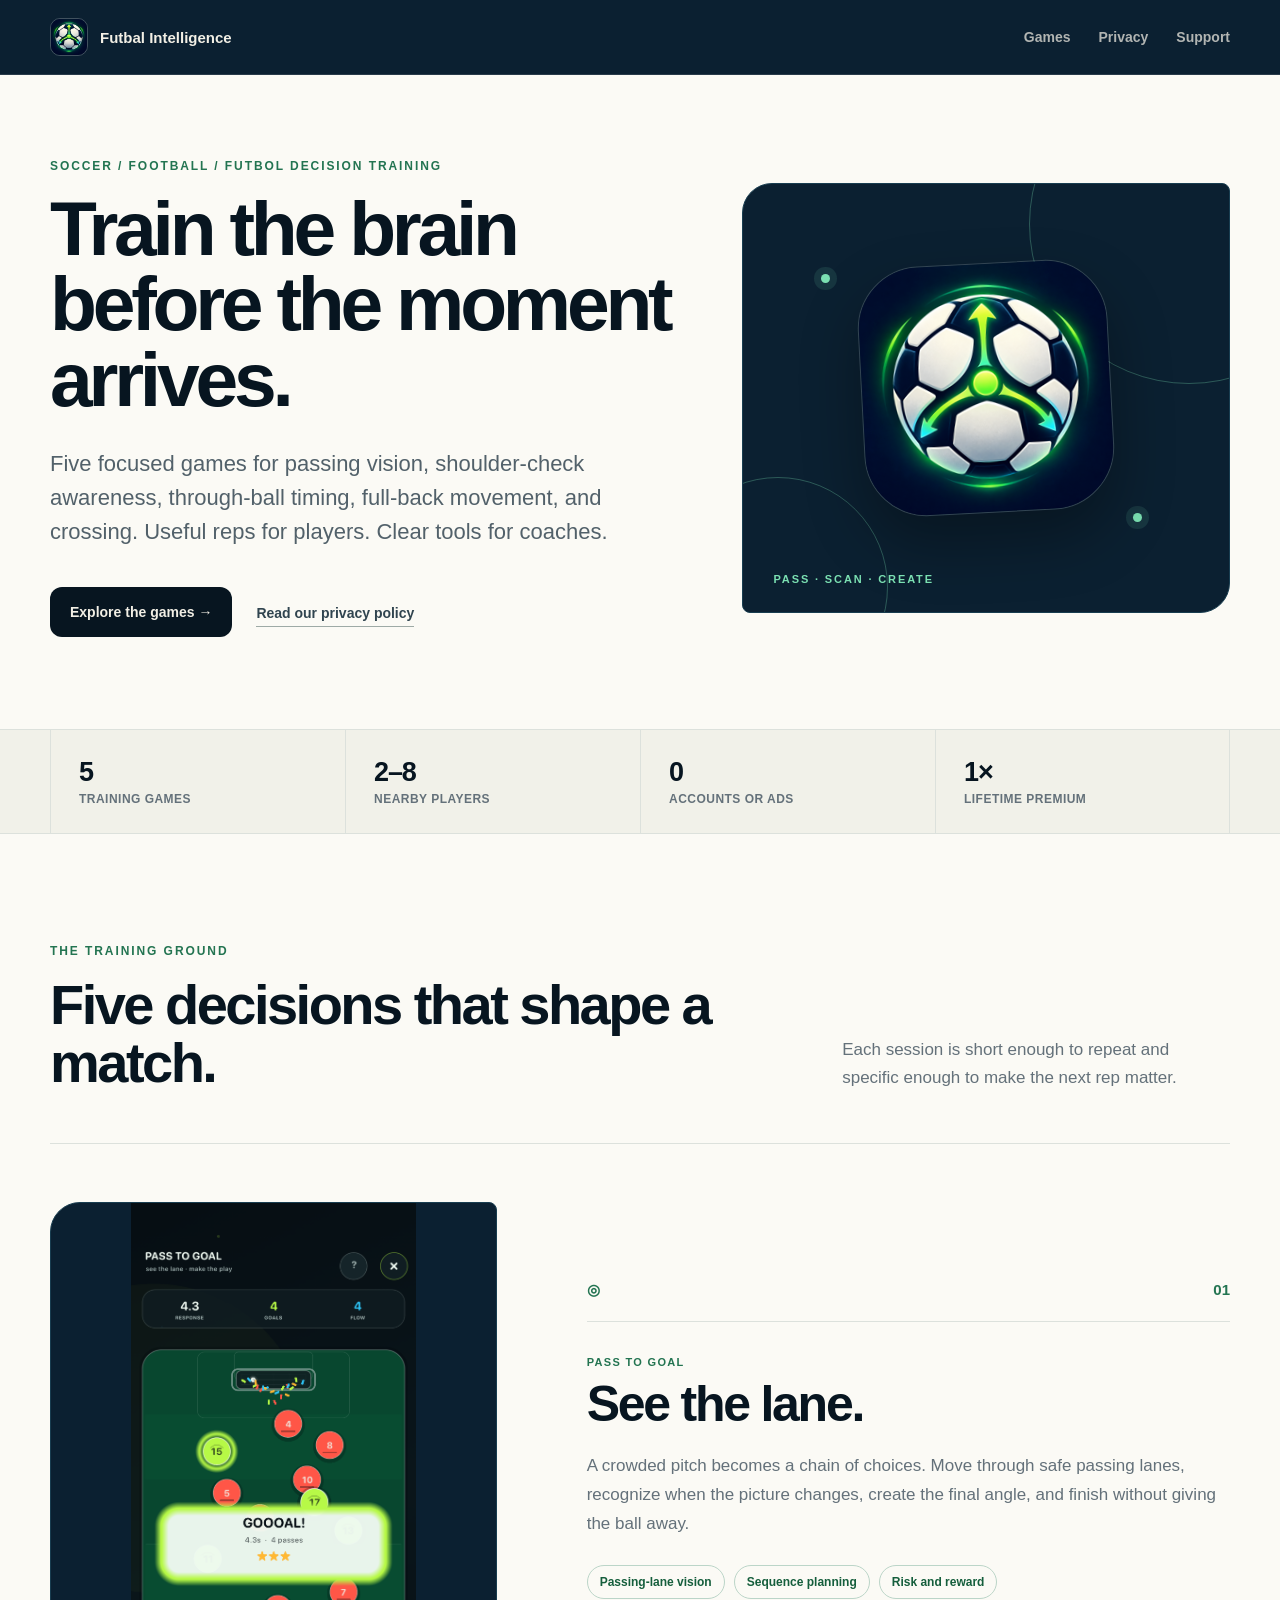
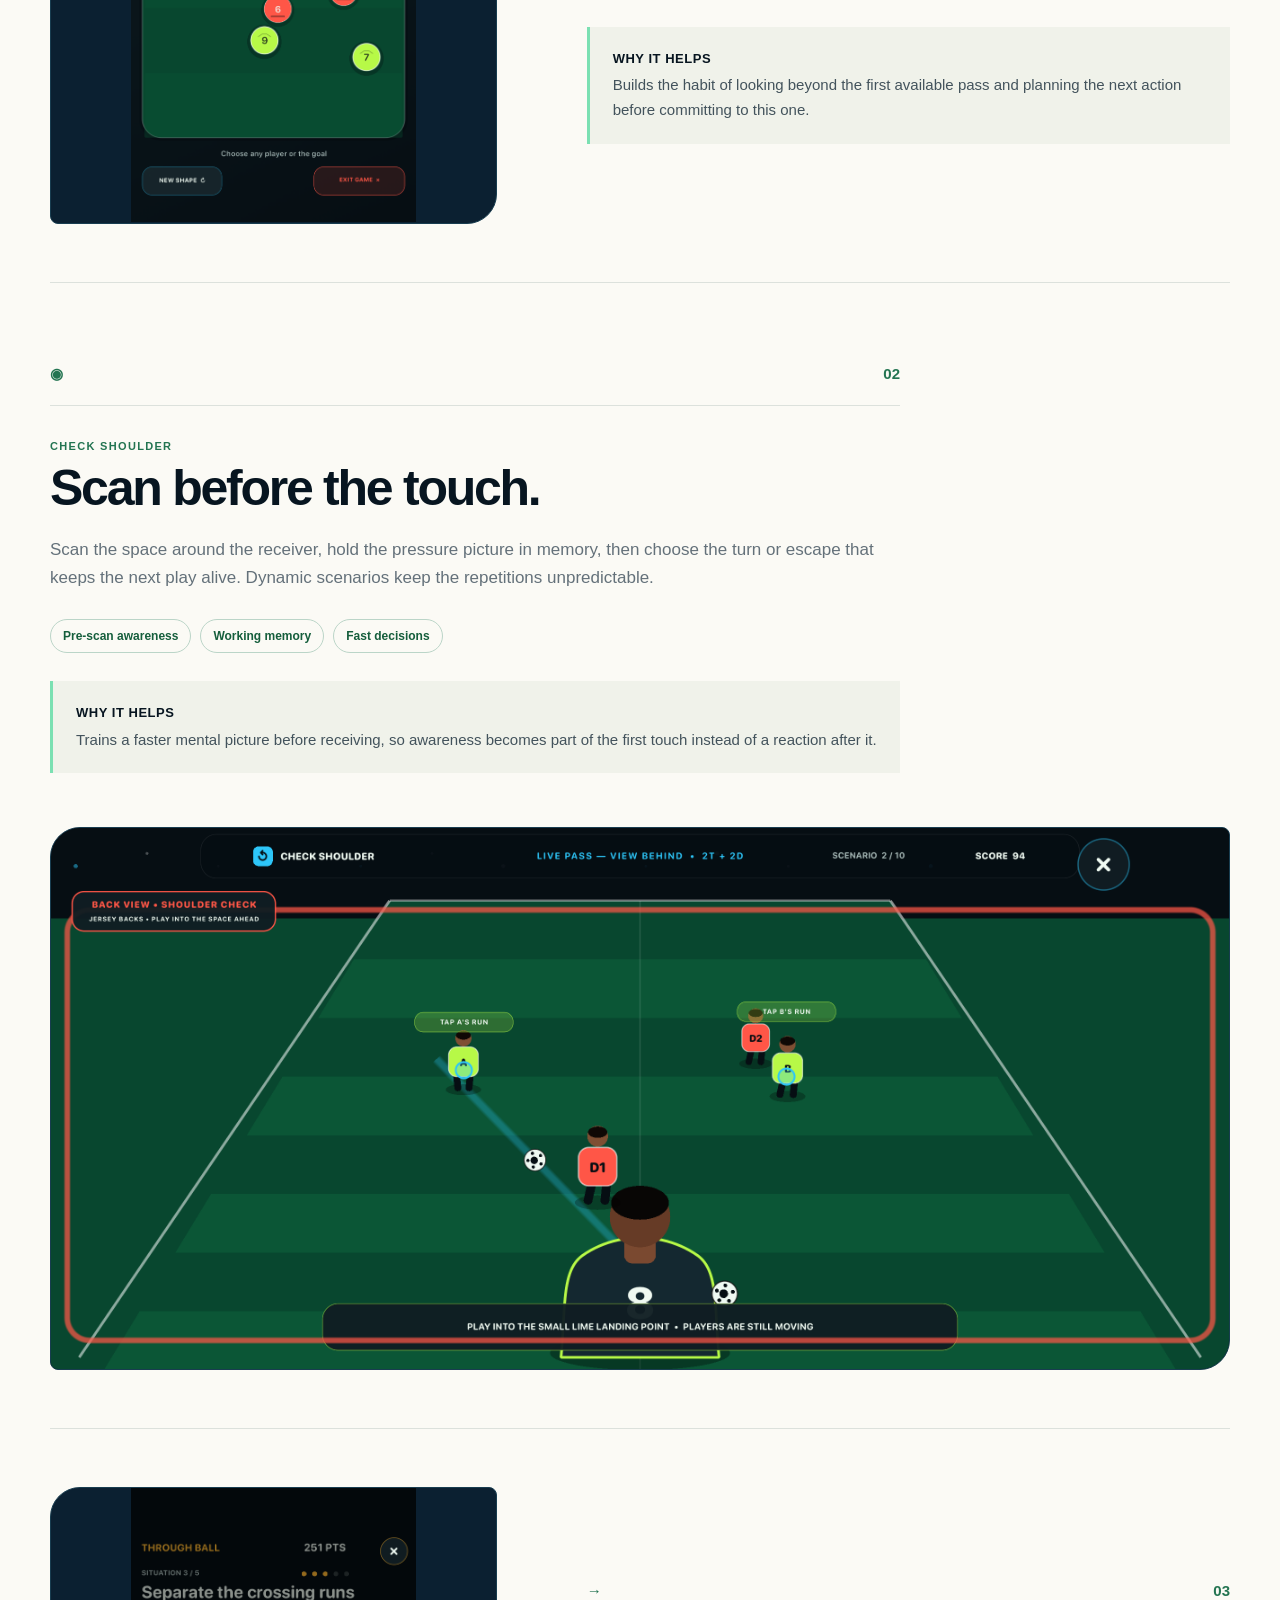
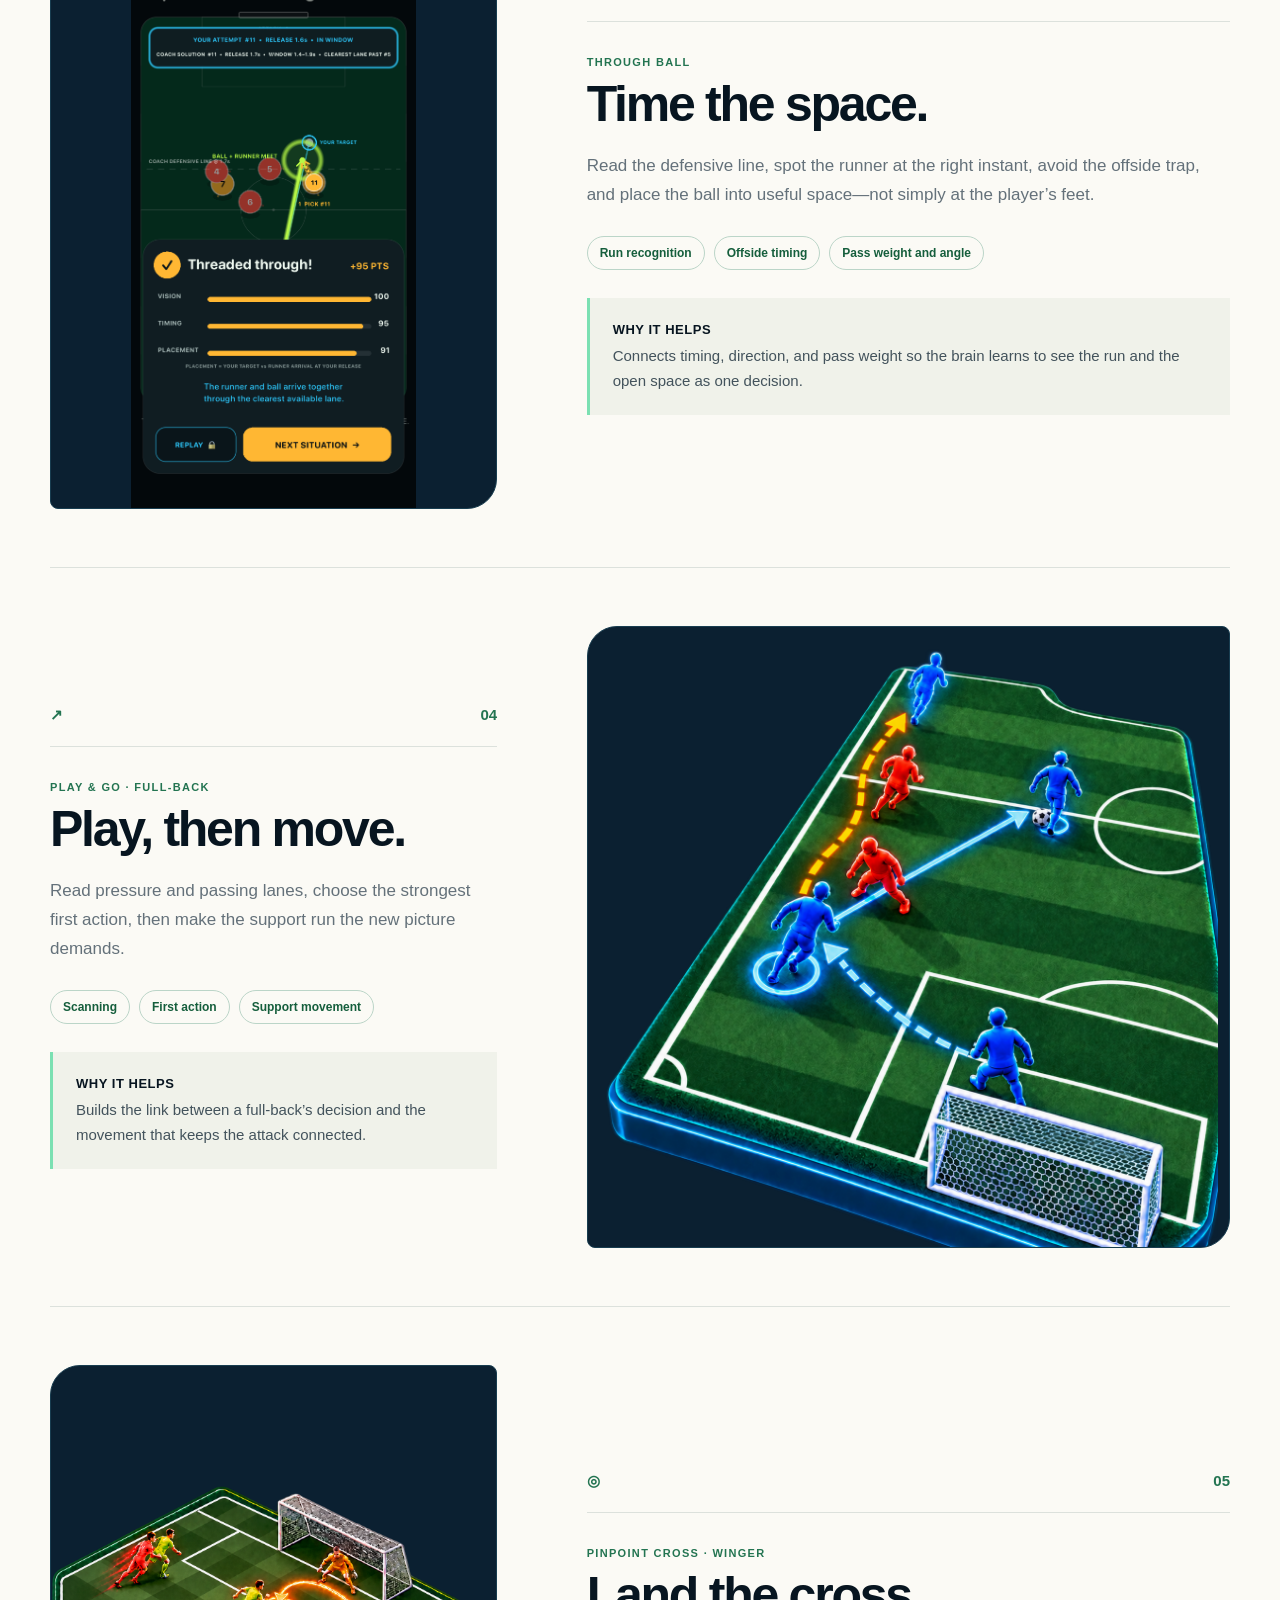
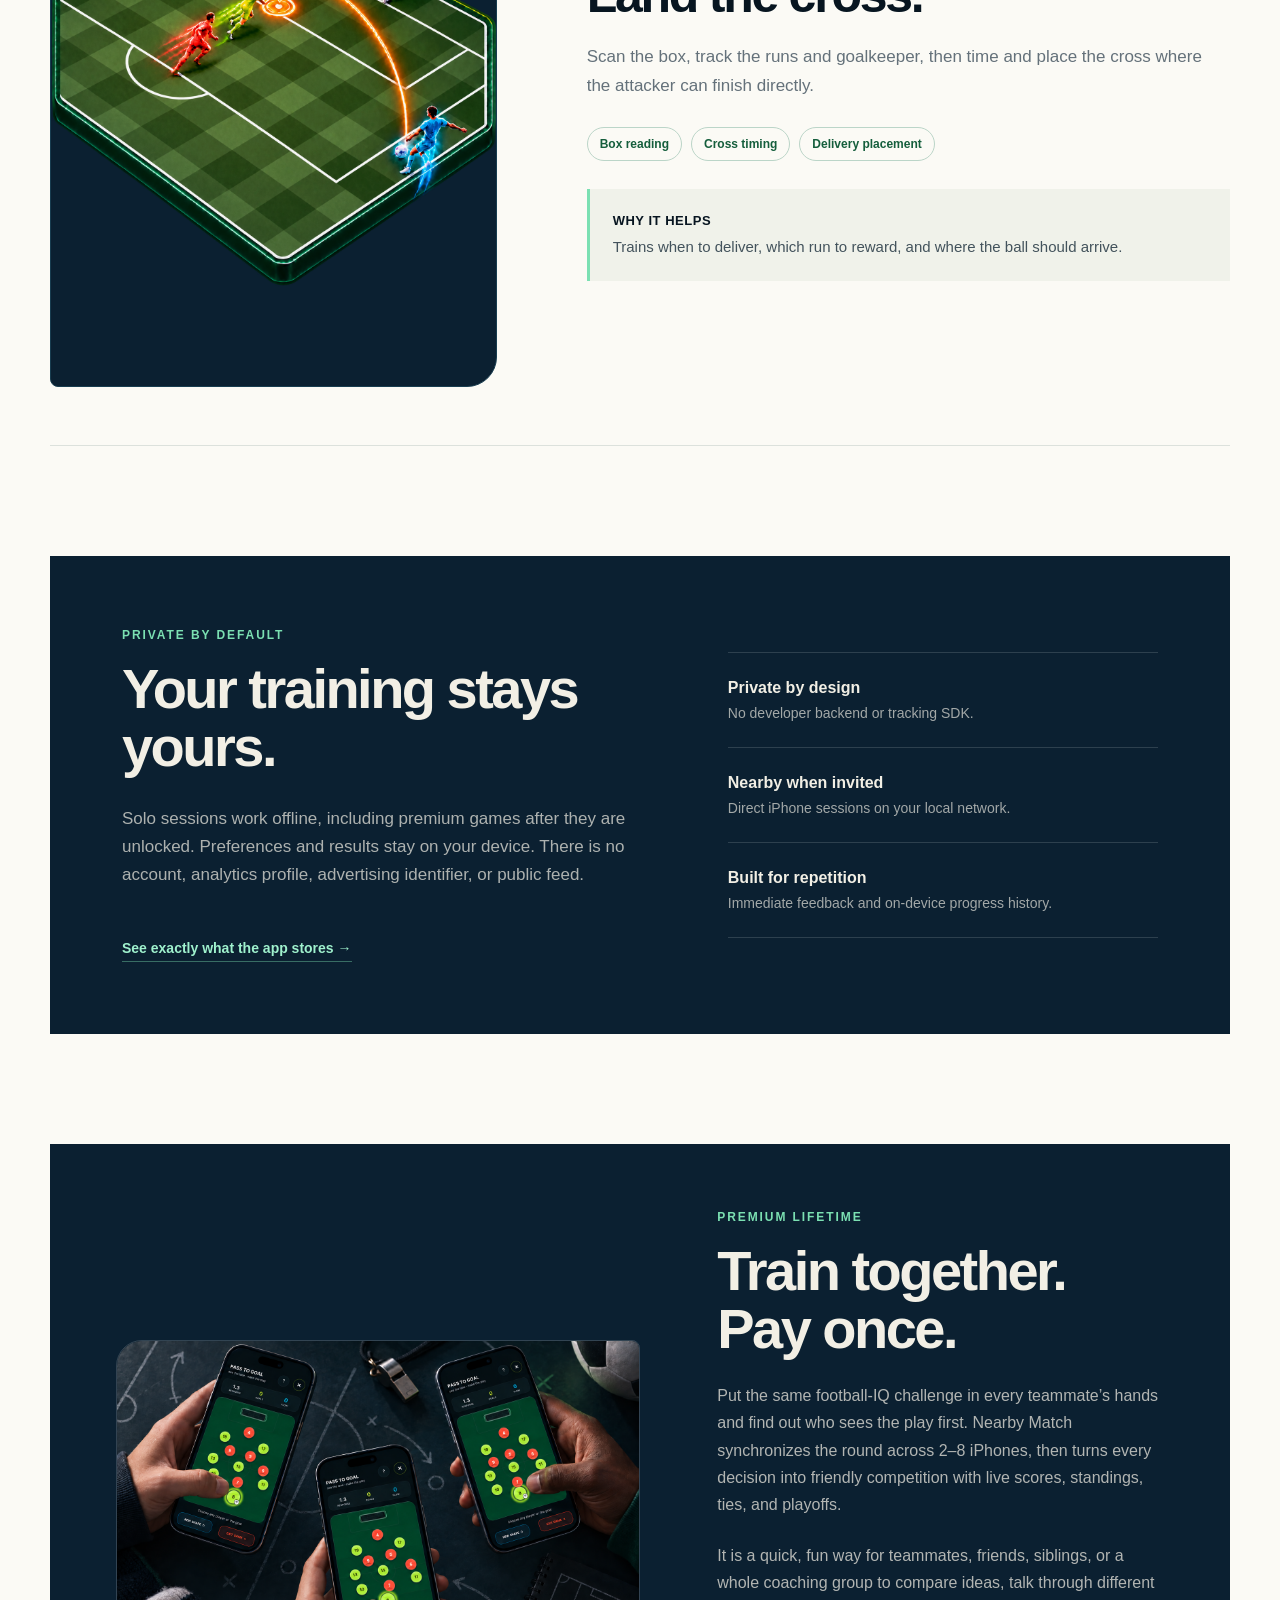
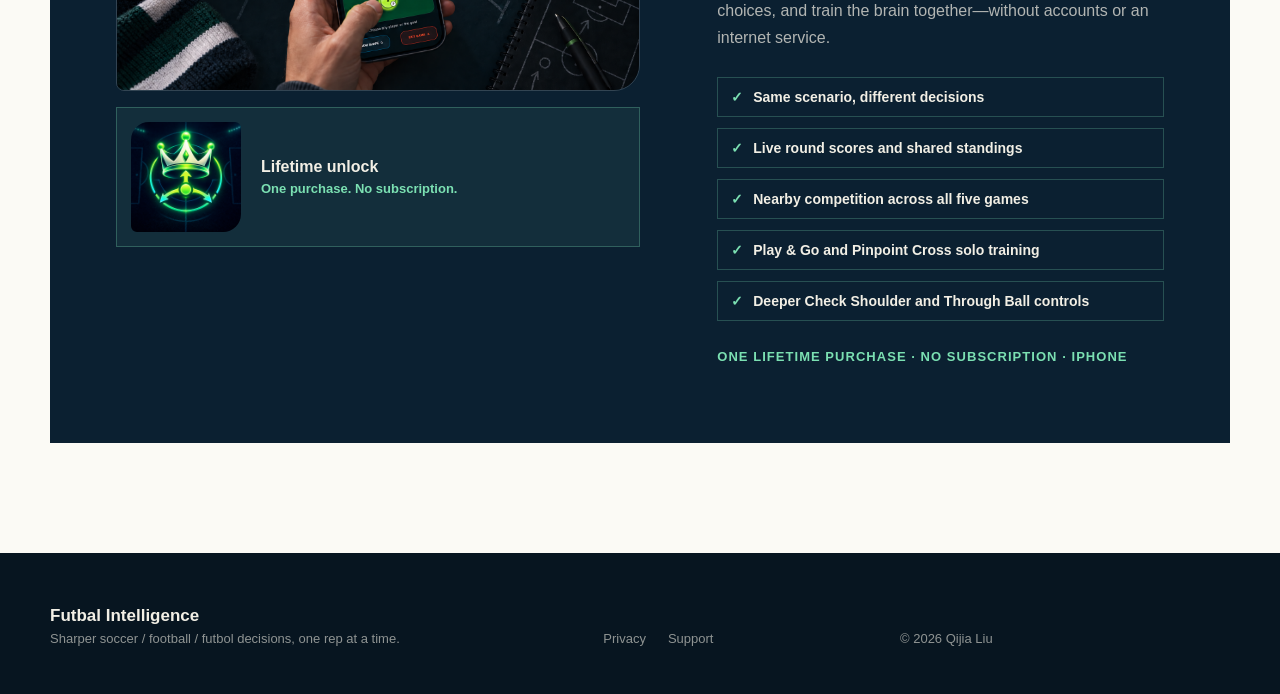
<file: index.html>
<!doctype html>
<html lang="en">
  <head>
    <meta charset="utf-8" />
    <meta name="viewport" content="width=device-width, initial-scale=1" />
    <title>Futbal Intelligence — Train your match IQ</title>
    <meta
      name="description"
      content="Five soccer, football, and futbol decision-training games for passing, scanning, movement, through balls, and crossing."
    />
    <meta property="og:title" content="Futbal Intelligence" />
    <meta
      property="og:description"
      content="Train the brain before the moment arrives."
    />
    <meta
      property="og:image"
      content="https://qijialiu520.github.io/FutbalIntelligence/assets/og.png"
    />
    <link rel="icon" href="./assets/favicon.svg" />
    <link rel="stylesheet" href="./styles.css" />
  </head>
  <body>
    <header class="site-header">
      <div class="page-width nav-inner">
        <a class="brand" href="./" aria-label="Futbal Intelligence home">
          <img src="./assets/app-icon.png" width="38" height="38" alt="" />
          <span>Futbal Intelligence</span>
        </a>
        <nav aria-label="Primary navigation">
          <a href="#games">Games</a>
          <a href="./privacy.html">Privacy</a>
          <a href="./support.html">Support</a>
        </nav>
      </div>
    </header>

    <main>
      <section class="hero page-width">
        <div class="hero-copy">
          <p class="eyebrow">Soccer / football / futbol decision training</p>
          <h1>Train the brain before the moment arrives.</h1>
          <p class="hero-lede">
            Five focused games for passing vision, shoulder-check awareness,
            through-ball timing, full-back movement, and crossing. Useful reps
            for players. Clear tools for coaches.
          </p>
          <div class="hero-actions">
            <a class="primary-link" href="#games">Explore the games →</a>
            <a class="text-link" href="./privacy.html">Read our privacy policy</a>
          </div>
        </div>
        <div class="hero-art" aria-label="Futbal Intelligence app artwork">
          <span class="pitch-ring ring-one"></span>
          <span class="pitch-ring ring-two"></span>
          <span class="pitch-dot dot-one"></span>
          <span class="pitch-dot dot-two"></span>
          <img
            src="./assets/app-icon.png"
            width="256"
            height="256"
            alt="Futbal Intelligence app icon"
          />
          <p>PASS · SCAN · CREATE</p>
        </div>
      </section>

      <section class="stat-strip" aria-label="App highlights">
        <div class="page-width stat-grid">
          <p><strong>5</strong><span>training games</span></p>
          <p><strong>2–8</strong><span>nearby players</span></p>
          <p><strong>0</strong><span>accounts or ads</span></p>
          <p><strong>1×</strong><span>lifetime premium</span></p>
        </div>
      </section>

      <section class="section page-width" id="games">
        <div class="section-heading">
          <div>
            <p class="eyebrow">The training ground</p>
            <h2>Five decisions that shape a match.</h2>
          </div>
          <p>
            Each session is short enough to repeat and specific enough to make
            the next rep matter.
          </p>
        </div>

        <div class="game-showcase">
          <article class="game-session">
            <div class="game-shot">
              <img
                src="./assets/pass-to-goal.png"
                width="1206"
                height="2622"
                alt="Pass To Goal game showing teammates, opponents, passing lanes, and the goal"
              />
            </div>
            <div class="game-detail">
              <div class="game-number"><span>◎</span><span>01</span></div>
              <p class="game-label">Pass To Goal</p>
              <h3>See the lane.</h3>
              <p class="game-description">
                A crowded pitch becomes a chain of choices. Move through safe
                passing lanes, recognize when the picture changes, create the
                final angle, and finish without giving the ball away.
              </p>
              <div class="training-tags" aria-label="Skills trained">
                <span>Passing-lane vision</span><span>Sequence planning</span
                ><span>Risk and reward</span>
              </div>
              <p class="game-benefit">
                <strong>Why it helps</strong>Builds the habit of looking beyond
                the first available pass and planning the next action before
                committing to this one.
              </p>
            </div>
          </article>

          <article class="game-session game-session-landscape">
            <div class="game-shot">
              <img
                src="./assets/check-shoulder.png"
                width="2622"
                height="1206"
                alt="Check Shoulder game showing a player scanning and choosing a turn"
              />
            </div>
            <div class="game-detail">
              <div class="game-number"><span>◉</span><span>02</span></div>
              <p class="game-label">Check Shoulder</p>
              <h3>Scan before the touch.</h3>
              <p class="game-description">
                Scan the space around the receiver, hold the pressure picture in
                memory, then choose the turn or escape that keeps the next play
                alive. Dynamic scenarios keep the repetitions unpredictable.
              </p>
              <div class="training-tags" aria-label="Skills trained">
                <span>Pre-scan awareness</span><span>Working memory</span
                ><span>Fast decisions</span>
              </div>
              <p class="game-benefit">
                <strong>Why it helps</strong>Trains a faster mental picture before
                receiving, so awareness becomes part of the first touch instead
                of a reaction after it.
              </p>
            </div>
          </article>

          <article class="game-session">
            <div class="game-shot">
              <img
                src="./assets/through-ball.png"
                width="1206"
                height="2622"
                alt="Through Ball game showing a runner, defenders, and a target passing zone"
              />
            </div>
            <div class="game-detail">
              <div class="game-number"><span>→</span><span>03</span></div>
              <p class="game-label">Through Ball</p>
              <h3>Time the space.</h3>
              <p class="game-description">
                Read the defensive line, spot the runner at the right instant,
                avoid the offside trap, and place the ball into useful space—not
                simply at the player’s feet.
              </p>
              <div class="training-tags" aria-label="Skills trained">
                <span>Run recognition</span><span>Offside timing</span
                ><span>Pass weight and angle</span>
              </div>
              <p class="game-benefit">
                <strong>Why it helps</strong>Connects timing, direction, and pass
                weight so the brain learns to see the run and the open space as
                one decision.
              </p>
            </div>
          </article>

          <article class="game-session">
            <div class="game-shot">
              <img
                src="./assets/play-and-go.png"
                width="900"
                height="900"
                alt="Play &amp; Go full-back decision-training artwork"
              />
            </div>
            <div class="game-detail">
              <div class="game-number"><span>↗</span><span>04</span></div>
              <p class="game-label">Play &amp; Go · Full-Back</p>
              <h3>Play, then move.</h3>
              <p class="game-description">
                Read pressure and passing lanes, choose the strongest first
                action, then make the support run the new picture demands.
              </p>
              <div class="training-tags" aria-label="Skills trained">
                <span>Scanning</span><span>First action</span
                ><span>Support movement</span>
              </div>
              <p class="game-benefit">
                <strong>Why it helps</strong>Builds the link between a
                full-back’s decision and the movement that keeps the attack
                connected.
              </p>
            </div>
          </article>

          <article class="game-session">
            <div class="game-shot">
              <img
                src="./assets/pinpoint-cross.png"
                width="900"
                height="900"
                alt="Pinpoint Cross winger decision-training artwork"
              />
            </div>
            <div class="game-detail">
              <div class="game-number"><span>◎</span><span>05</span></div>
              <p class="game-label">Pinpoint Cross · Winger</p>
              <h3>Land the cross.</h3>
              <p class="game-description">
                Scan the box, track the runs and goalkeeper, then time and
                place the cross where the attacker can finish directly.
              </p>
              <div class="training-tags" aria-label="Skills trained">
                <span>Box reading</span><span>Cross timing</span
                ><span>Delivery placement</span>
              </div>
              <p class="game-benefit">
                <strong>Why it helps</strong>Trains when to deliver, which run
                to reward, and where the ball should arrive.
              </p>
            </div>
          </article>
        </div>
      </section>

      <section class="privacy-feature page-width">
        <div>
          <p class="eyebrow">Private by default</p>
          <h2>Your training stays yours.</h2>
          <p>
            Solo sessions work offline, including premium games after they are
            unlocked. Preferences and results stay on your device. There is no
            account, analytics profile, advertising identifier, or public feed.
          </p>
          <a class="text-link light-link" href="./privacy.html"
            >See exactly what the app stores →</a
          >
        </div>
        <div class="principle-list">
          <p><strong>Private by design</strong>No developer backend or tracking SDK.</p>
          <p>
            <strong>Nearby when invited</strong>Direct iPhone sessions on your local
            network.
          </p>
          <p>
            <strong>Built for repetition</strong>Immediate feedback and on-device
            progress history.
          </p>
        </div>
      </section>

      <section class="premium-section page-width">
        <div class="premium-gallery">
          <div class="premium-image">
            <img
              src="./assets/premium-nearby.png"
              width="1536"
              height="1024"
              alt="Three friends playing the same Pass To Goal scenario on nearby iPhones"
            />
          </div>
          <div class="premium-lifetime-art">
            <img
              src="./assets/premium-lifetime.png"
              width="1024"
              height="1024"
              alt="Premium Lifetime crown and connected-player artwork"
            />
            <p>
              <strong>Lifetime unlock</strong>
              <span>One purchase. No subscription.</span>
            </p>
          </div>
        </div>
        <div class="premium-copy">
          <p class="eyebrow">Premium Lifetime</p>
          <h2>Train together. Pay once.</h2>
          <p>
            Put the same football-IQ challenge in every teammate’s hands and
            find out who sees the play first. Nearby Match synchronizes the round
            across 2–8 iPhones, then turns every decision into friendly
            competition with live scores, standings, ties, and playoffs.
          </p>
          <p>
            It is a quick, fun way for teammates, friends, siblings, or a whole
            coaching group to compare ideas, talk through different choices, and
            train the brain together—without accounts or an internet service.
          </p>
          <ul class="premium-highlights">
            <li>Same scenario, different decisions</li>
            <li>Live round scores and shared standings</li>
            <li>Nearby competition across all five games</li>
            <li>Play &amp; Go and Pinpoint Cross solo training</li>
            <li>Deeper Check Shoulder and Through Ball controls</li>
          </ul>
          <p class="availability">One lifetime purchase · No subscription · iPhone</p>
        </div>
      </section>
    </main>

    <footer class="site-footer">
      <div class="page-width footer-inner">
        <div>
          <p class="footer-mark">Futbal Intelligence</p>
          <p>Sharper soccer / football / futbol decisions, one rep at a time.</p>
        </div>
        <div class="footer-links">
          <a href="./privacy.html">Privacy</a>
          <a href="./support.html">Support</a>
        </div>
        <p>© 2026 Qijia Liu</p>
      </div>
    </footer>
  </body>
</html>
</file>
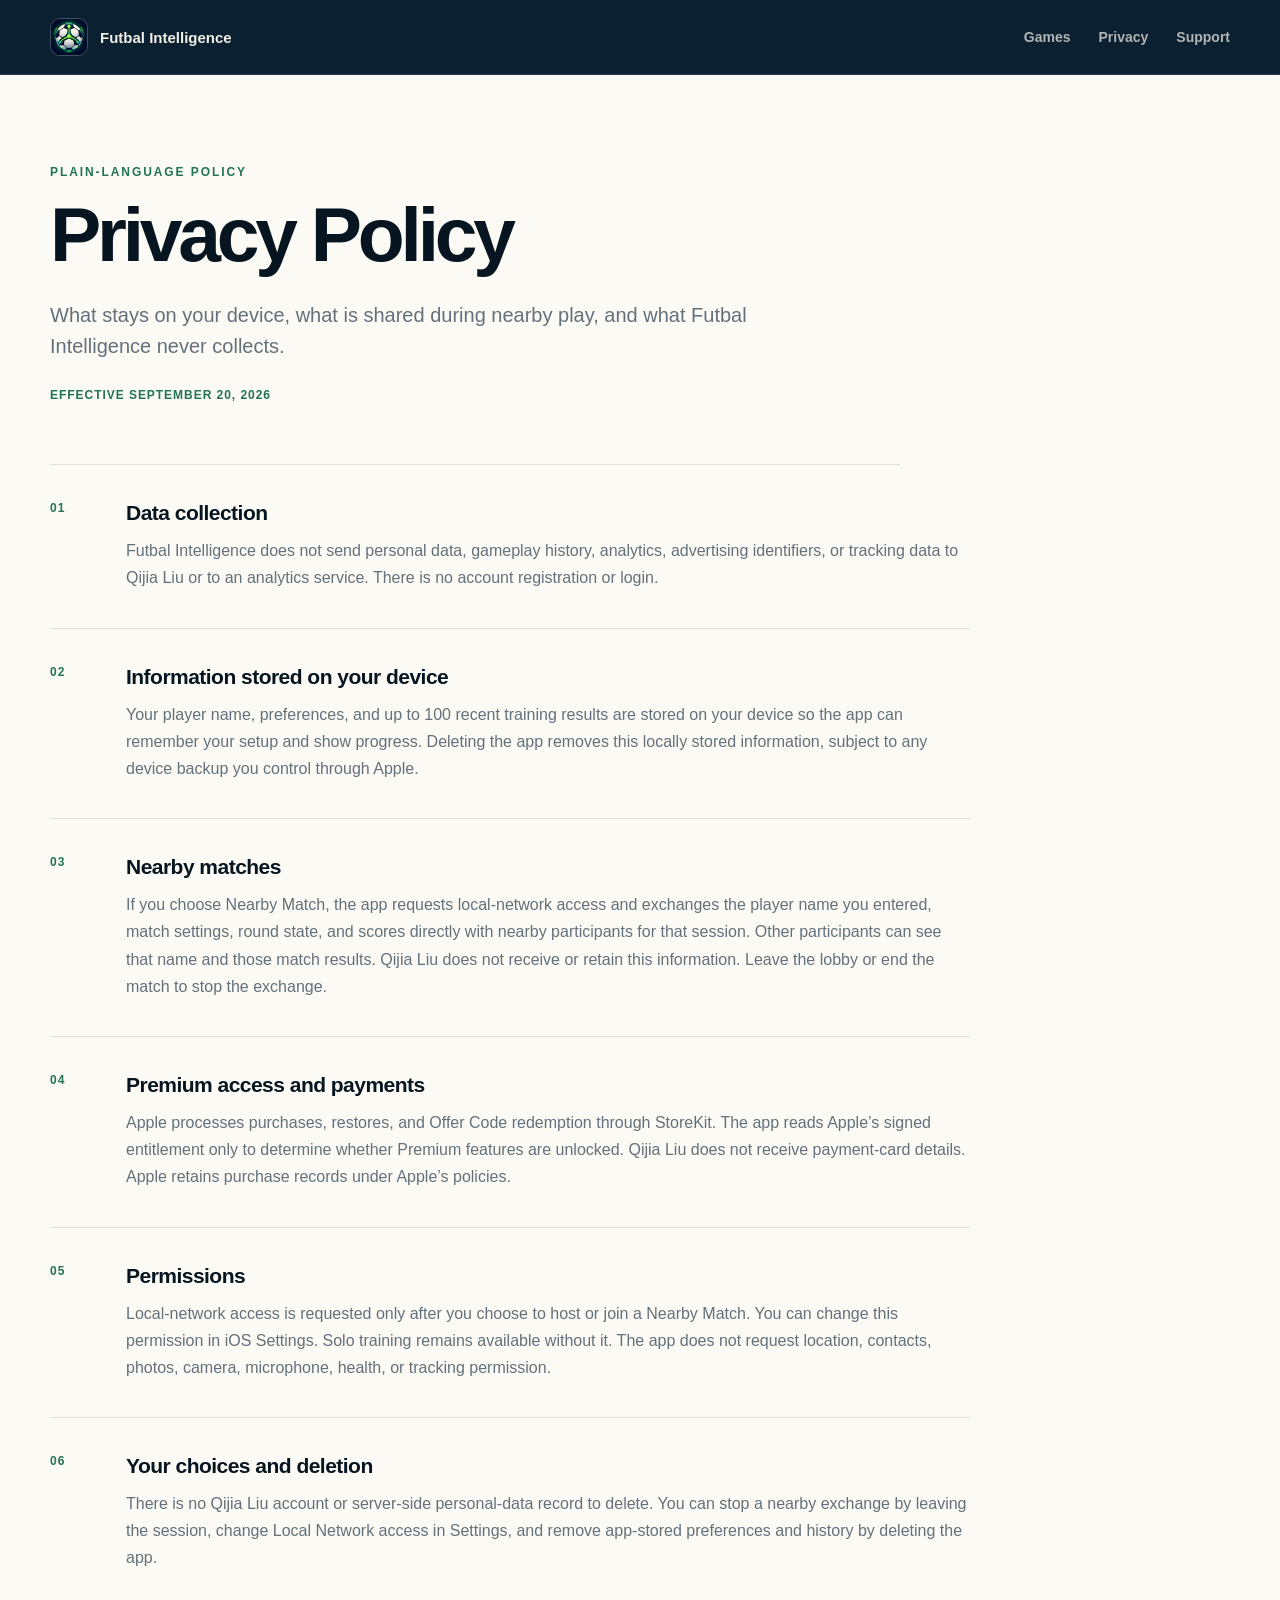
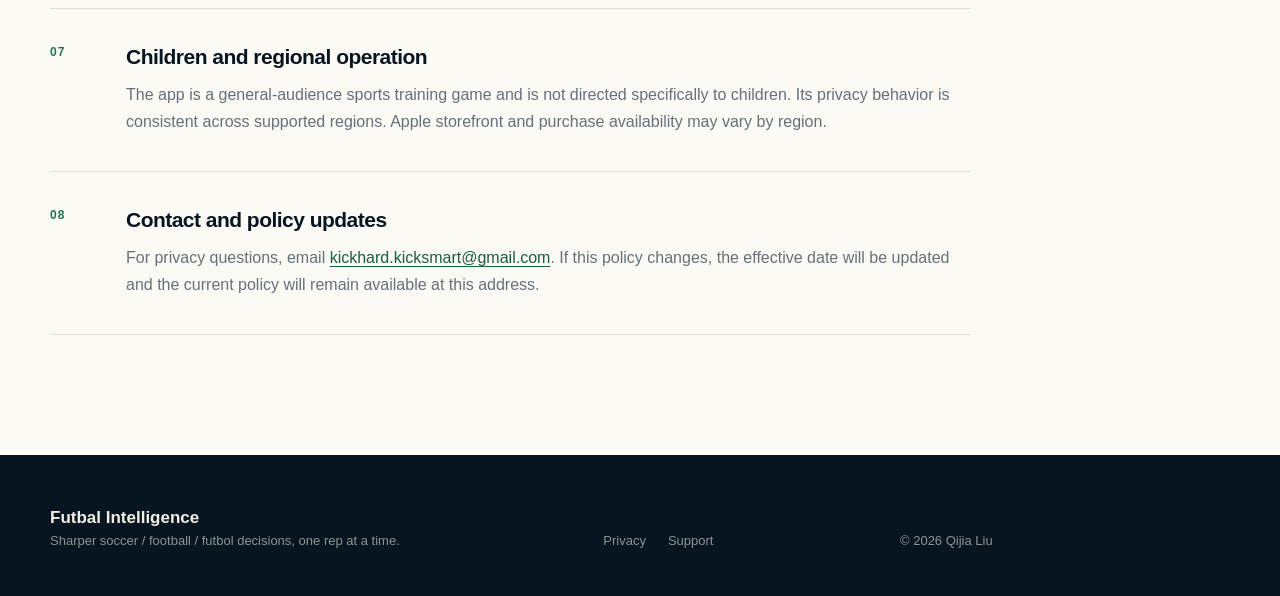
<file: privacy.html>
<!doctype html>
<html lang="en">
  <head>
    <meta charset="utf-8" />
    <meta name="viewport" content="width=device-width, initial-scale=1" />
    <title>Privacy Policy — Futbal Intelligence</title>
    <meta
      name="description"
      content="How Futbal Intelligence stores and shares information."
    />
    <link rel="icon" href="./assets/favicon.svg" />
    <link rel="stylesheet" href="./styles.css" />
  </head>
  <body>
    <header class="site-header">
      <div class="page-width nav-inner">
        <a class="brand" href="./index.html" aria-label="Futbal Intelligence home">
          <img src="./assets/app-icon.png" width="38" height="38" alt="" />
          <span>Futbal Intelligence</span>
        </a>
        <nav aria-label="Primary navigation">
          <a href="./index.html#games">Games</a><a href="./privacy.html">Privacy</a
          ><a href="./support.html">Support</a>
        </nav>
      </div>
    </header>
    <main class="document-page page-width">
      <header class="document-hero">
        <p class="eyebrow">Plain-language policy</p>
        <h1>Privacy Policy</h1>
        <p>
          What stays on your device, what is shared during nearby play, and what
          Futbal Intelligence never collects.
        </p>
        <p class="effective-date">Effective September 20, 2026</p>
      </header>
      <div class="policy-list">
        <section><span>01</span><div><h2>Data collection</h2><p>Futbal Intelligence does not send personal data, gameplay history, analytics, advertising identifiers, or tracking data to Qijia Liu or to an analytics service. There is no account registration or login.</p></div></section>
        <section><span>02</span><div><h2>Information stored on your device</h2><p>Your player name, preferences, and up to 100 recent training results are stored on your device so the app can remember your setup and show progress. Deleting the app removes this locally stored information, subject to any device backup you control through Apple.</p></div></section>
        <section><span>03</span><div><h2>Nearby matches</h2><p>If you choose Nearby Match, the app requests local-network access and exchanges the player name you entered, match settings, round state, and scores directly with nearby participants for that session. Other participants can see that name and those match results. Qijia Liu does not receive or retain this information. Leave the lobby or end the match to stop the exchange.</p></div></section>
        <section><span>04</span><div><h2>Premium access and payments</h2><p>Apple processes purchases, restores, and Offer Code redemption through StoreKit. The app reads Apple’s signed entitlement only to determine whether Premium features are unlocked. Qijia Liu does not receive payment-card details. Apple retains purchase records under Apple’s policies.</p></div></section>
        <section><span>05</span><div><h2>Permissions</h2><p>Local-network access is requested only after you choose to host or join a Nearby Match. You can change this permission in iOS Settings. Solo training remains available without it. The app does not request location, contacts, photos, camera, microphone, health, or tracking permission.</p></div></section>
        <section><span>06</span><div><h2>Your choices and deletion</h2><p>There is no Qijia Liu account or server-side personal-data record to delete. You can stop a nearby exchange by leaving the session, change Local Network access in Settings, and remove app-stored preferences and history by deleting the app.</p></div></section>
        <section><span>07</span><div><h2>Children and regional operation</h2><p>The app is a general-audience sports training game and is not directed specifically to children. Its privacy behavior is consistent across supported regions. Apple storefront and purchase availability may vary by region.</p></div></section>
        <section><span>08</span><div><h2>Contact and policy updates</h2><p>For privacy questions, email <a href="mailto:kickhard.kicksmart@gmail.com">kickhard.kicksmart@gmail.com</a>. If this policy changes, the effective date will be updated and the current policy will remain available at this address.</p></div></section>
      </div>
    </main>
    <footer class="site-footer">
      <div class="page-width footer-inner">
        <div><p class="footer-mark">Futbal Intelligence</p><p>Sharper soccer / football / futbol decisions, one rep at a time.</p></div>
        <div class="footer-links"><a href="./privacy.html">Privacy</a><a href="./support.html">Support</a></div>
        <p>© 2026 Qijia Liu</p>
      </div>
    </footer>
  </body>
</html>
</file>
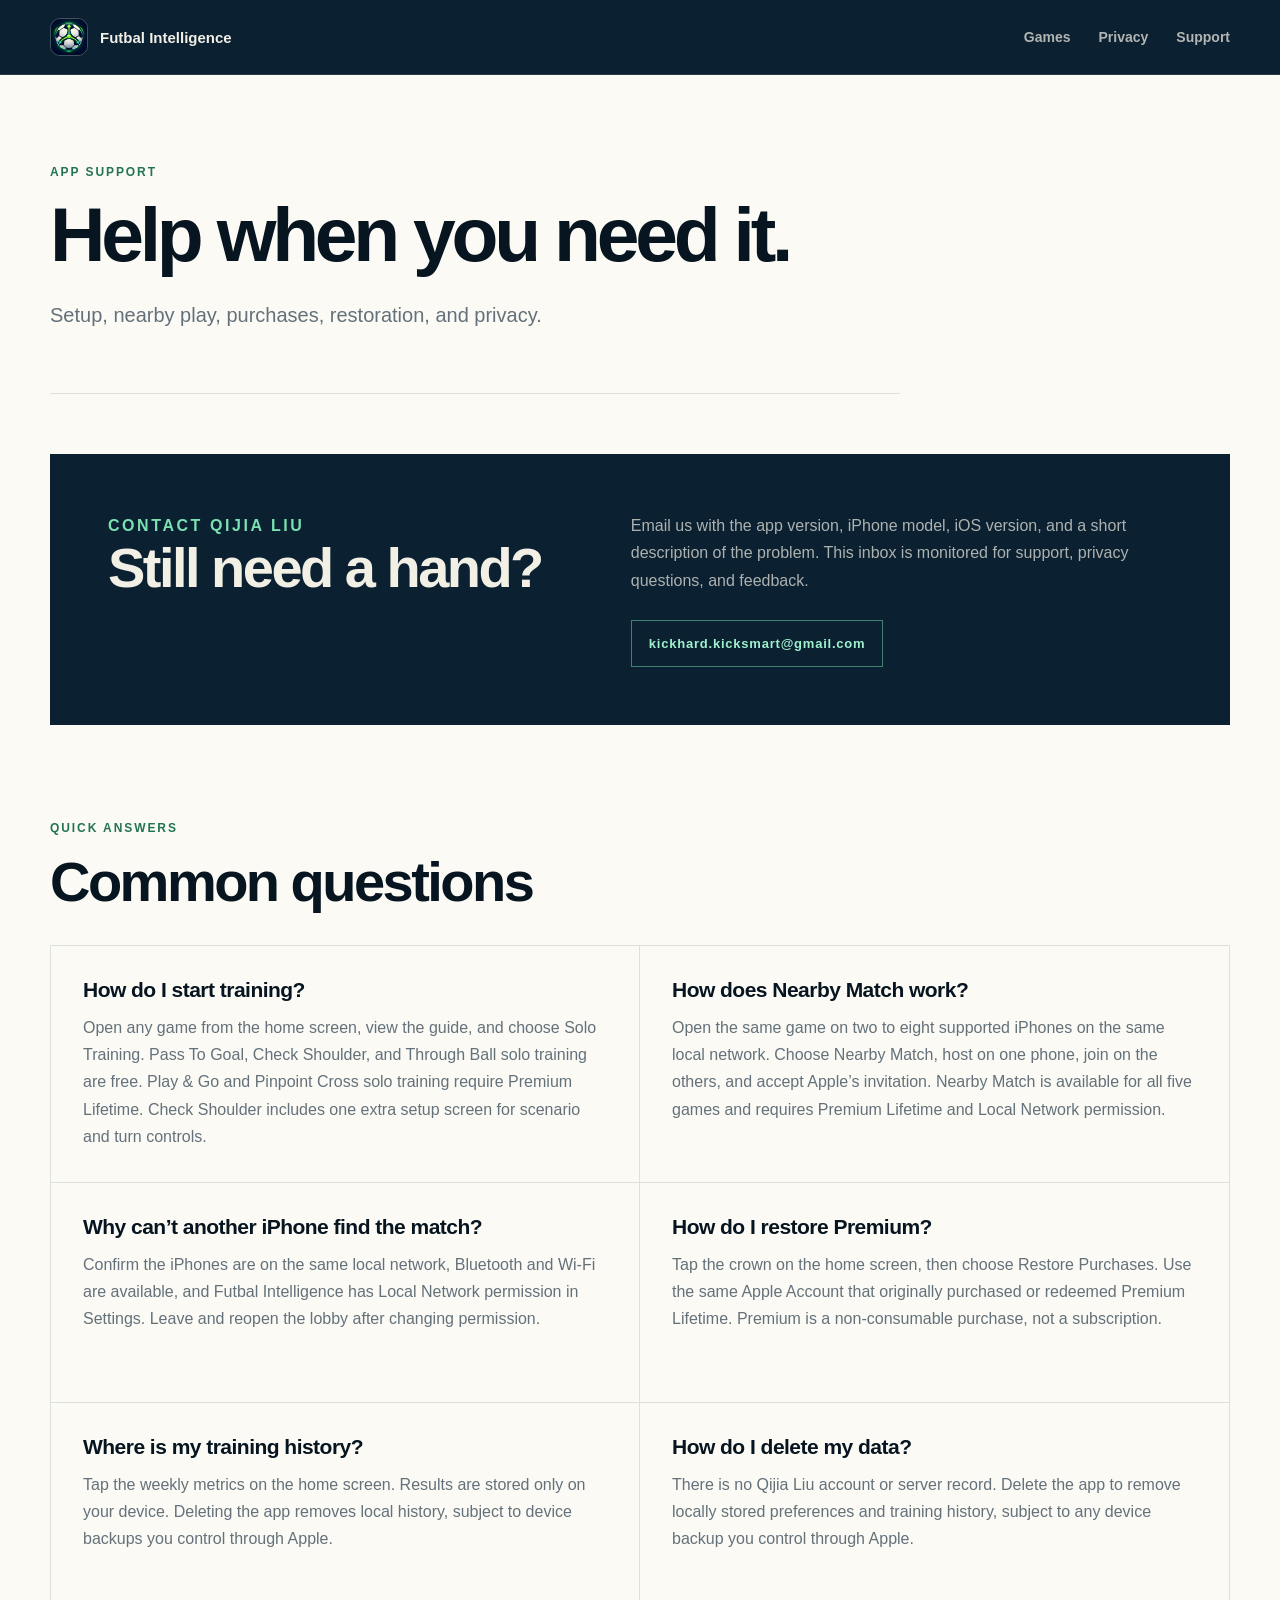
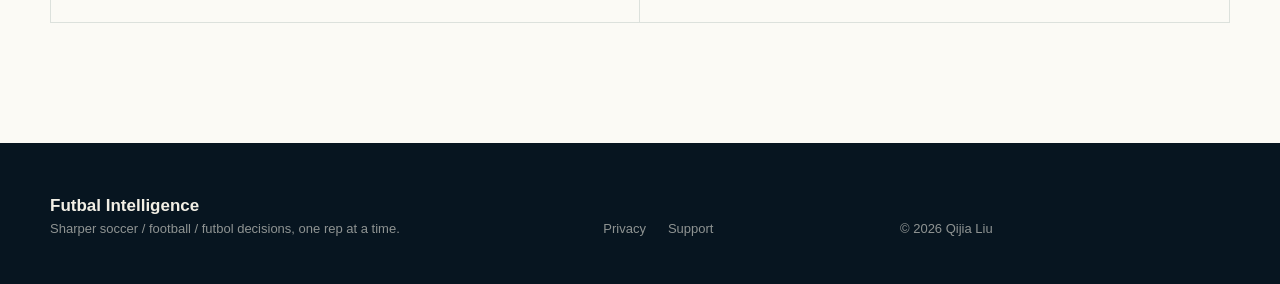
<file: support.html>
<!doctype html>
<html lang="en">
  <head>
    <meta charset="utf-8" />
    <meta name="viewport" content="width=device-width, initial-scale=1" />
    <title>Support — Futbal Intelligence</title>
    <meta
      name="description"
      content="Help with Futbal Intelligence, Premium Lifetime, and Nearby Match."
    />
    <link rel="icon" href="./assets/favicon.svg" />
    <link rel="stylesheet" href="./styles.css" />
  </head>
  <body>
    <header class="site-header">
      <div class="page-width nav-inner">
        <a class="brand" href="./index.html" aria-label="Futbal Intelligence home">
          <img src="./assets/app-icon.png" width="38" height="38" alt="" />
          <span>Futbal Intelligence</span>
        </a>
        <nav aria-label="Primary navigation">
          <a href="./index.html#games">Games</a><a href="./privacy.html">Privacy</a
          ><a href="./support.html">Support</a>
        </nav>
      </div>
    </header>
    <main class="document-page page-width">
      <header class="document-hero support-hero">
        <p class="eyebrow">App support</p>
        <h1>Help when you need it.</h1>
        <p>Setup, nearby play, purchases, restoration, and privacy.</p>
      </header>
      <section class="contact-panel" aria-labelledby="contact-heading">
        <div><p class="eyebrow">Contact Qijia Liu</p><h2 id="contact-heading">Still need a hand?</h2></div>
        <div>
          <p>Email us with the app version, iPhone model, iOS version, and a short description of the problem. This inbox is monitored for support, privacy questions, and feedback.</p>
          <a class="contact-email" href="mailto:kickhard.kicksmart@gmail.com">kickhard.kicksmart@gmail.com</a>
        </div>
      </section>
      <section class="faq" aria-labelledby="faq-heading">
        <div class="section-heading faq-heading"><div><p class="eyebrow">Quick answers</p><h2 id="faq-heading">Common questions</h2></div></div>
        <div class="faq-list">
          <article><h3>How do I start training?</h3><p>Open any game from the home screen, view the guide, and choose Solo Training. Pass To Goal, Check Shoulder, and Through Ball solo training are free. Play &amp; Go and Pinpoint Cross solo training require Premium Lifetime. Check Shoulder includes one extra setup screen for scenario and turn controls.</p></article>
          <article><h3>How does Nearby Match work?</h3><p>Open the same game on two to eight supported iPhones on the same local network. Choose Nearby Match, host on one phone, join on the others, and accept Apple’s invitation. Nearby Match is available for all five games and requires Premium Lifetime and Local Network permission.</p></article>
          <article><h3>Why can’t another iPhone find the match?</h3><p>Confirm the iPhones are on the same local network, Bluetooth and Wi-Fi are available, and Futbal Intelligence has Local Network permission in Settings. Leave and reopen the lobby after changing permission.</p></article>
          <article><h3>How do I restore Premium?</h3><p>Tap the crown on the home screen, then choose Restore Purchases. Use the same Apple Account that originally purchased or redeemed Premium Lifetime. Premium is a non-consumable purchase, not a subscription.</p></article>
          <article><h3>Where is my training history?</h3><p>Tap the weekly metrics on the home screen. Results are stored only on your device. Deleting the app removes local history, subject to device backups you control through Apple.</p></article>
          <article><h3>How do I delete my data?</h3><p>There is no Qijia Liu account or server record. Delete the app to remove locally stored preferences and training history, subject to any device backup you control through Apple.</p></article>
        </div>
      </section>
    </main>
    <footer class="site-footer">
      <div class="page-width footer-inner">
        <div><p class="footer-mark">Futbal Intelligence</p><p>Sharper soccer / football / futbol decisions, one rep at a time.</p></div>
        <div class="footer-links"><a href="./privacy.html">Privacy</a><a href="./support.html">Support</a></div>
        <p>© 2026 Qijia Liu</p>
      </div>
    </footer>
  </body>
</html>
</file>
<file: styles.css>
:root {
  --ink: #071520;
  --navy: #0b2031;
  --mint: #7be0b2;
  --mint-bright: #9ff1cd;
  --cream: #f2efe5;
  --paper: #fbfaf5;
  --muted: #64717a;
  --line: #dce1dc;
}

* { box-sizing: border-box; }
html { scroll-behavior: smooth; }
body {
  margin: 0;
  background: var(--paper);
  color: var(--ink);
  font-family: ui-sans-serif, -apple-system, BlinkMacSystemFont, "SF Pro Text", "Segoe UI", sans-serif;
  text-rendering: optimizeLegibility;
}
a { color: inherit; text-decoration: none; }
.page-width { width: min(1180px, calc(100% - 48px)); margin-inline: auto; }
.site-header { border-bottom: 1px solid rgba(255,255,255,.12); background: var(--navy); color: var(--cream); }
.nav-inner { display: flex; min-height: 74px; align-items: center; justify-content: space-between; gap: 32px; }
.brand { display: inline-flex; align-items: center; gap: 12px; font-size: 15px; font-weight: 760; }
.brand img { width: 38px; height: 38px; border: 1px solid rgba(255,255,255,.22); border-radius: 10px; }
.site-header nav { display: flex; gap: 28px; color: rgba(242,239,229,.72); font-size: 14px; font-weight: 650; }
.site-header nav a:hover, .site-header nav a:focus-visible { color: var(--mint-bright); }

.hero { display: grid; grid-template-columns: minmax(0,1.12fr) minmax(360px,.88fr); gap: 72px; align-items: center; min-height: 650px; padding-block: 84px 92px; }
.eyebrow { margin: 0 0 18px; color: #237451; font-size: 12px; font-weight: 820; letter-spacing: .16em; text-transform: uppercase; }
.hero h1, .document-hero h1 { margin: 0; max-width: 760px; font-size: clamp(46px,6vw,78px); font-weight: 820; letter-spacing: -.055em; line-height: .98; }
.hero-lede { max-width: 650px; margin: 30px 0 0; color: #52616a; font-size: clamp(18px,2vw,22px); line-height: 1.55; }
.hero-actions { display: flex; align-items: center; flex-wrap: wrap; gap: 24px; margin-top: 38px; }
.primary-link { display: inline-flex; align-items: center; min-height: 50px; padding: 0 20px; border-radius: 12px; background: var(--ink); color: var(--cream); font-size: 14px; font-weight: 760; }
.primary-link:hover, .primary-link:focus-visible { background: #16354b; }
.text-link { display: inline-flex; border-bottom: 1px solid #9eaaa6; padding-block: 8px 5px; color: #30444f; font-size: 14px; font-weight: 720; }
.text-link:hover, .text-link:focus-visible { border-color: #237451; color: #18603f; }
.hero-art { position: relative; min-height: 430px; overflow: hidden; border: 1px solid #183d50; border-radius: 30px 8px; background: var(--navy); color: var(--mint); }
.hero-art > img { position: absolute; top: 50%; left: 50%; z-index: 2; width: min(56%,250px); height: auto; border: 1px solid rgba(255,255,255,.16); border-radius: 25%; box-shadow: 0 28px 60px rgba(0,0,0,.32); transform: translate(-50%,-54%) rotate(-3deg); }
.hero-art > p { position: absolute; bottom: 27px; left: 30px; z-index: 2; margin: 0; font-size: 11px; font-weight: 820; letter-spacing: .17em; }
.pitch-ring { position: absolute; border: 1px solid rgba(123,224,178,.3); border-radius: 50%; }
.ring-one { width: 320px; height: 320px; top: -120px; right: -120px; }
.ring-two { width: 220px; height: 220px; bottom: -85px; left: -75px; }
.pitch-dot { position: absolute; width: 9px; height: 9px; border-radius: 50%; background: var(--mint); box-shadow: 0 0 0 7px rgba(123,224,178,.11); }
.dot-one { top: 21%; left: 16%; } .dot-two { right: 18%; bottom: 21%; }

.stat-strip { border-block: 1px solid var(--line); background: #f1f1e9; }
.stat-grid { display: grid; grid-template-columns: repeat(4,1fr); }
.stat-grid p { display: flex; flex-direction: column; gap: 4px; margin: 0; padding: 27px 28px; border-left: 1px solid var(--line); }
.stat-grid p:last-child { border-right: 1px solid var(--line); }
.stat-grid strong { font-size: 27px; letter-spacing: -.04em; }
.stat-grid span { color: var(--muted); font-size: 12px; font-weight: 690; letter-spacing: .04em; text-transform: uppercase; }

.section { padding-block: 110px; }
.section-heading { display: grid; grid-template-columns: minmax(0,1.3fr) minmax(260px,.7fr); gap: 72px; align-items: end; margin-bottom: 50px; }
.section-heading h2, .privacy-feature h2, .premium-copy h2, .contact-panel h2 { margin: 0; max-width: 720px; font-size: clamp(35px,4.5vw,56px); font-weight: 810; letter-spacing: -.045em; line-height: 1.04; }
.section-heading > p { margin: 0; color: var(--muted); font-size: 17px; line-height: 1.65; }
.game-showcase { border-top: 1px solid var(--line); }
.game-session { display: grid; grid-template-columns: minmax(300px,.82fr) minmax(0,1.18fr); gap: clamp(44px,7vw,90px); align-items: center; padding-block: 58px; border-bottom: 1px solid var(--line); }
.game-session:nth-child(even) .game-shot { order: 2; }
.game-shot { display: grid; min-height: 620px; place-items: center; overflow: hidden; border: 1px solid #183d50; border-radius: 30px 8px; background: var(--navy); }
.game-shot img { width: auto; max-width: 100%; height: 620px; object-fit: contain; }
.game-session-landscape { grid-template-columns: 1fr; gap: 30px; }
.game-session-landscape .game-shot { min-height: 0; aspect-ratio: 2622 / 1206; }
.game-session-landscape .game-shot img { width: 100%; height: auto; min-height: 0; }
.game-session-landscape .game-detail { max-width: 850px; }
.game-detail { padding-block: 24px; }
.game-number { display: flex; justify-content: space-between; padding-bottom: 22px; border-bottom: 1px solid var(--line); color: #237451; font-size: 15px; font-weight: 780; }
.game-label { margin: 34px 0 10px; color: #237451; font-size: 11px; font-weight: 810; letter-spacing: .12em; text-transform: uppercase; }
.game-detail h3 { margin: 0; font-size: clamp(36px,4vw,50px); letter-spacing: -.045em; line-height: 1.04; }
.game-description { margin: 22px 0 0; color: var(--muted); font-size: 17px; line-height: 1.7; }
.training-tags { display: flex; flex-wrap: wrap; gap: 9px; margin-top: 26px; }
.training-tags span { padding: 9px 12px; border: 1px solid #bbd5c8; border-radius: 999px; color: #155e3c; font-size: 12px; font-weight: 760; }
.game-benefit { margin: 28px 0 0; padding: 21px 23px; border-left: 3px solid var(--mint); background: #f0f2ea; color: #43535c; font-size: 15px; line-height: 1.65; }
.game-benefit strong { display: block; margin-bottom: 4px; color: var(--ink); font-size: 13px; letter-spacing: .04em; text-transform: uppercase; }

.privacy-feature { display: grid; grid-template-columns: minmax(0,1.1fr) minmax(330px,.9fr); gap: 80px; align-items: center; margin-bottom: 110px; padding: 72px; background: var(--navy); color: var(--cream); }
.privacy-feature > div:first-child > p:not(.eyebrow) { max-width: 590px; margin-top: 28px; color: rgba(242,239,229,.7); font-size: 17px; line-height: 1.65; }
.privacy-feature .eyebrow, .premium-copy .eyebrow, .contact-panel .eyebrow { color: var(--mint); }
.light-link { margin-top: 26px; border-color: rgba(123,224,178,.4); color: var(--mint-bright); }
.principle-list { border-top: 1px solid rgba(255,255,255,.14); }
.principle-list p { margin: 0; padding-block: 23px; border-bottom: 1px solid rgba(255,255,255,.14); color: rgba(242,239,229,.66); font-size: 14px; line-height: 1.5; }
.principle-list strong { display: block; margin-bottom: 3px; color: var(--cream); font-size: 16px; }

.premium-section { display: grid; grid-template-columns: minmax(0,1.08fr) minmax(340px,.92fr); gap: clamp(42px,6vw,80px); align-items: center; margin-bottom: 110px; padding: 66px; background: var(--navy); color: var(--cream); }
.premium-image { overflow: hidden; border: 1px solid rgba(255,255,255,.16); border-radius: 26px 8px; }
.premium-image img { display: block; width: 100%; height: auto; }
.premium-gallery { display: grid; gap: 16px; }
.premium-lifetime-art { display: grid; grid-template-columns: 110px 1fr; gap: 20px; align-items: center; padding: 14px; border: 1px solid rgba(123,224,178,.28); background: rgba(123,224,178,.07); }
.premium-lifetime-art img { display: block; width: 110px; height: 110px; border-radius: 18px 6px; }
.premium-lifetime-art p { display: grid; gap: 5px; margin: 0; }
.premium-lifetime-art strong { color: var(--cream); font-size: 16px; }
.premium-lifetime-art span { color: var(--mint); font-size: 13px; font-weight: 720; }
.premium-copy > p:not(.eyebrow):not(.availability) { margin: 24px 0 0; color: rgba(242,239,229,.72); font-size: 16px; line-height: 1.7; }
.premium-highlights { display: grid; gap: 11px; margin: 26px 0 0; padding: 0; color: var(--cream); font-size: 14px; font-weight: 700; list-style: none; }
.premium-highlights li { padding: 11px 13px; border: 1px solid rgba(123,224,178,.25); }
.premium-highlights li::before { margin-right: 10px; color: var(--mint); content: "✓"; }
.availability { margin-top: 28px; color: var(--mint); font-size: 13px; font-weight: 780; letter-spacing: .08em; text-transform: uppercase; }

.document-page { padding-block: 90px 120px; }
.document-hero { max-width: 850px; padding-bottom: 62px; border-bottom: 1px solid var(--line); }
.document-hero > p:not(.eyebrow):not(.effective-date) { max-width: 700px; margin: 28px 0 0; color: var(--muted); font-size: 20px; line-height: 1.55; }
.effective-date { margin: 26px 0 0; color: #237451; font-size: 12px; font-weight: 780; letter-spacing: .08em; text-transform: uppercase; }
.policy-list { max-width: 920px; }
.policy-list section { display: grid; grid-template-columns: 54px 1fr; gap: 22px; padding-block: 36px; border-bottom: 1px solid var(--line); }
.policy-list section > span { color: #237451; font-size: 12px; font-weight: 820; letter-spacing: .08em; }
.policy-list h2, .faq-list h3 { margin: 0; font-size: 21px; letter-spacing: -.025em; }
.policy-list p, .faq-list p, .contact-panel p { margin: 12px 0 0; color: var(--muted); font-size: 16px; line-height: 1.7; }
.policy-list a { color: #18603f; text-decoration: underline; text-underline-offset: 3px; }
.support-hero { margin-bottom: 60px; }
.contact-panel { display: grid; grid-template-columns: .9fr 1.1fr; gap: 80px; padding: 58px; background: var(--navy); color: var(--cream); }
.contact-panel p { margin-top: 0; color: rgba(242,239,229,.7); }
.contact-email { display: inline-block; margin-top: 26px; padding: 15px 17px; border: 1px solid rgba(123,224,178,.5); color: var(--mint-bright); font-size: 13px; font-weight: 800; letter-spacing: .06em; }
.contact-email:hover, .contact-email:focus-visible { border-color: var(--mint-bright); background: rgba(123,224,178,.1); }
.faq { padding-top: 96px; }
.faq-heading { grid-template-columns: 1fr; margin-bottom: 34px; }
.faq-list { display: grid; grid-template-columns: repeat(2,1fr); border-top: 1px solid var(--line); }
.faq-list article { min-height: 220px; padding: 32px; border-right: 1px solid var(--line); border-bottom: 1px solid var(--line); }
.faq-list article:nth-child(odd) { border-left: 1px solid var(--line); }

.site-footer { background: var(--ink); color: var(--cream); }
.footer-inner { display: grid; grid-template-columns: 1.4fr .7fr .9fr; gap: 40px; align-items: end; padding-block: 48px; color: rgba(242,239,229,.58); font-size: 13px; }
.footer-inner p { margin: 5px 0 0; }
.footer-mark { color: var(--cream); font-size: 17px; font-weight: 800; }
.footer-links { display: flex; gap: 22px; }
.footer-links a:hover, .footer-links a:focus-visible { color: var(--mint); }

@media (max-width: 840px) {
  .page-width { width: min(100% - 32px,680px); }
  .hero, .section-heading, .privacy-feature, .premium-section, .contact-panel { grid-template-columns: 1fr; }
  .hero { gap: 54px; min-height: auto; padding-block: 70px; }
  .hero-art { min-height: 390px; }
  .stat-grid, .faq-list { grid-template-columns: repeat(2,1fr); }
  .game-session { grid-template-columns: minmax(240px,.8fr) minmax(0,1.2fr); gap: 36px; }
  .game-session:nth-child(even) .game-shot { order: 0; }
  .game-shot, .game-shot img { height: 520px; min-height: 520px; }
  .game-session-landscape .game-shot, .game-session-landscape .game-shot img { height: auto; min-height: 0; }
  .privacy-feature { gap: 50px; padding: 52px 40px; }
  .premium-section { gap: 46px; padding: 50px 40px; }
  .contact-panel { gap: 35px; padding: 45px 36px; }
  .footer-inner { grid-template-columns: 1fr; align-items: start; }
}

@media (max-width: 560px) {
  .site-header nav { gap: 16px; font-size: 12px; }
  .brand span { display: none; }
  .hero h1, .document-hero h1 { font-size: 45px; }
  .hero-art { min-height: 330px; }
  .stat-grid, .faq-list { grid-template-columns: 1fr; }
  .stat-grid p, .stat-grid p:last-child { border-right: 1px solid var(--line); }
  .game-session { grid-template-columns: 1fr; gap: 24px; padding-block: 44px; }
  .game-shot, .game-shot img { height: 590px; min-height: 590px; }
  .game-session-landscape .game-shot, .game-session-landscape .game-shot img { height: auto; min-height: 0; }
  .privacy-feature, .premium-section { width: 100%; margin-bottom: 86px; padding: 44px 24px; }
  .document-page { padding-block: 64px 90px; }
  .policy-list section { grid-template-columns: 36px 1fr; gap: 10px; }
  .faq-list article, .faq-list article:nth-child(odd) { min-height: auto; border-left: 1px solid var(--line); }
}

@media (prefers-reduced-motion: reduce) { html { scroll-behavior: auto; } }
</file>
